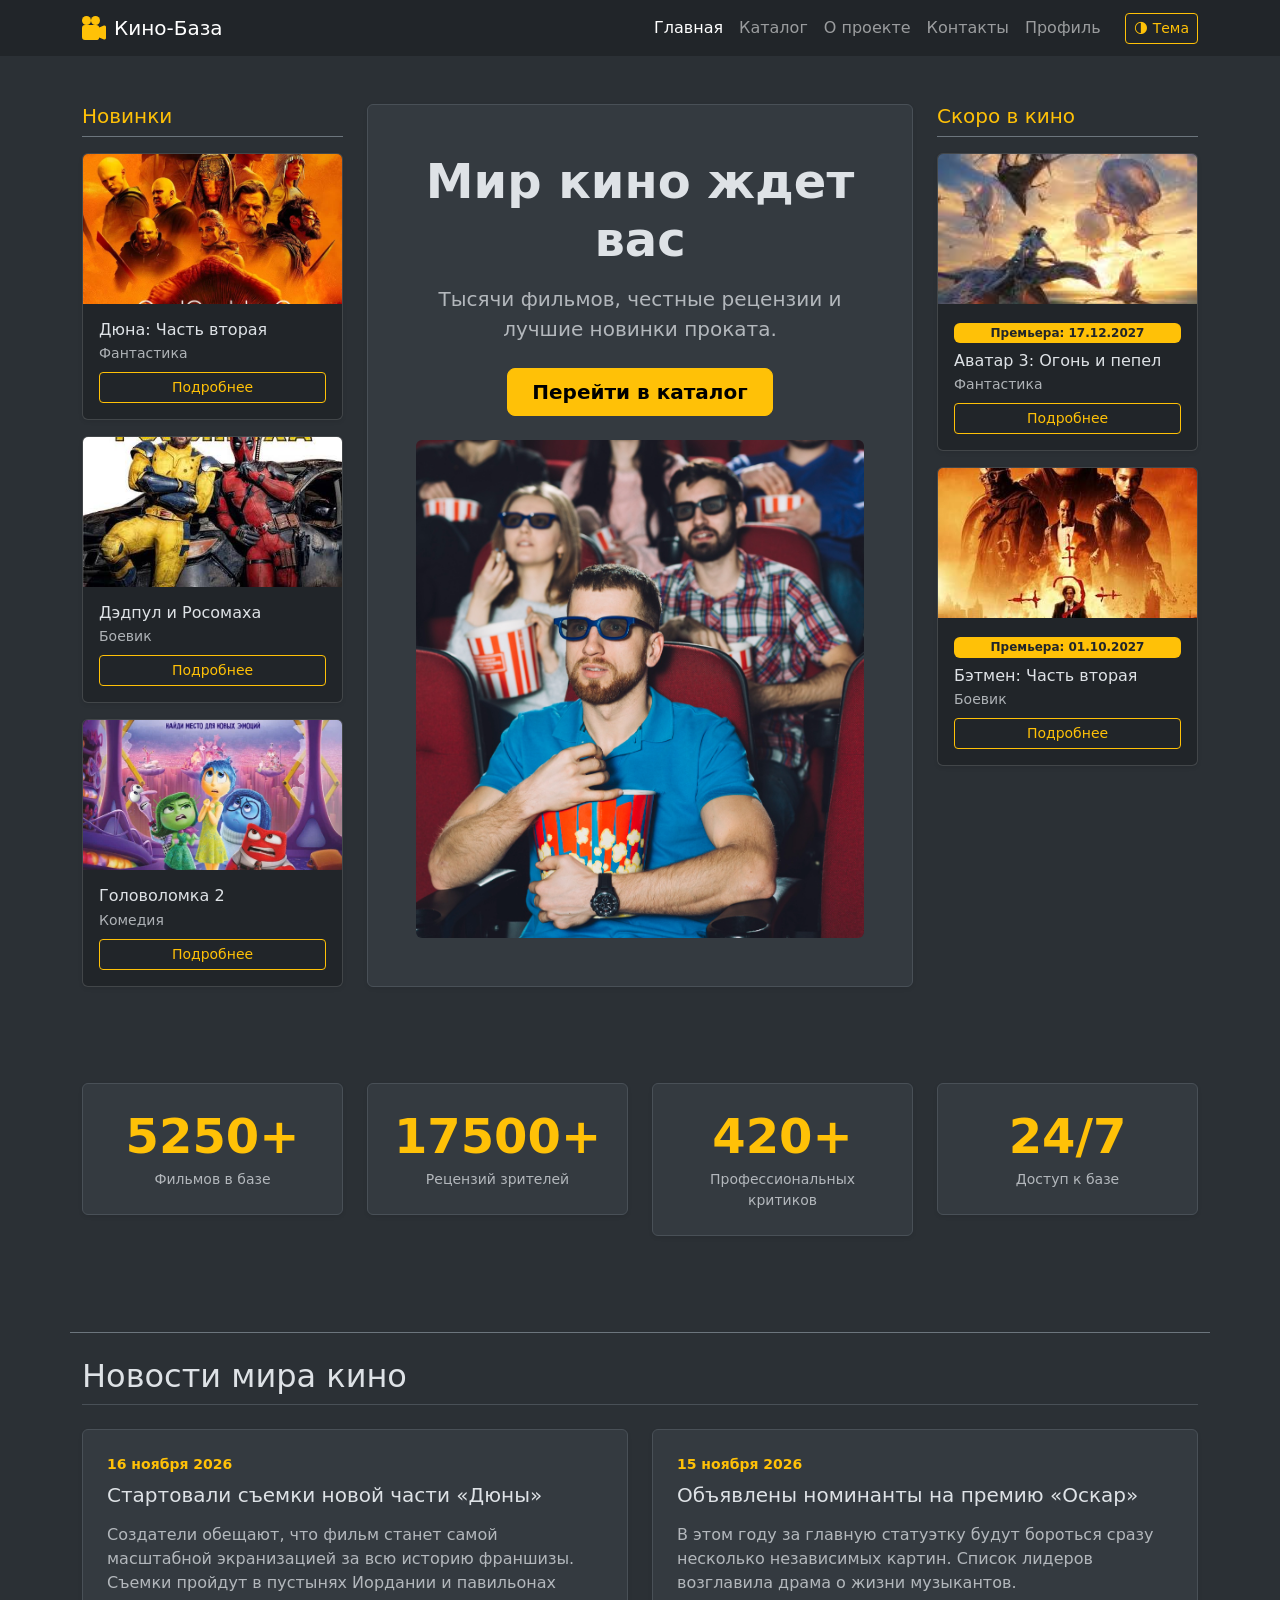
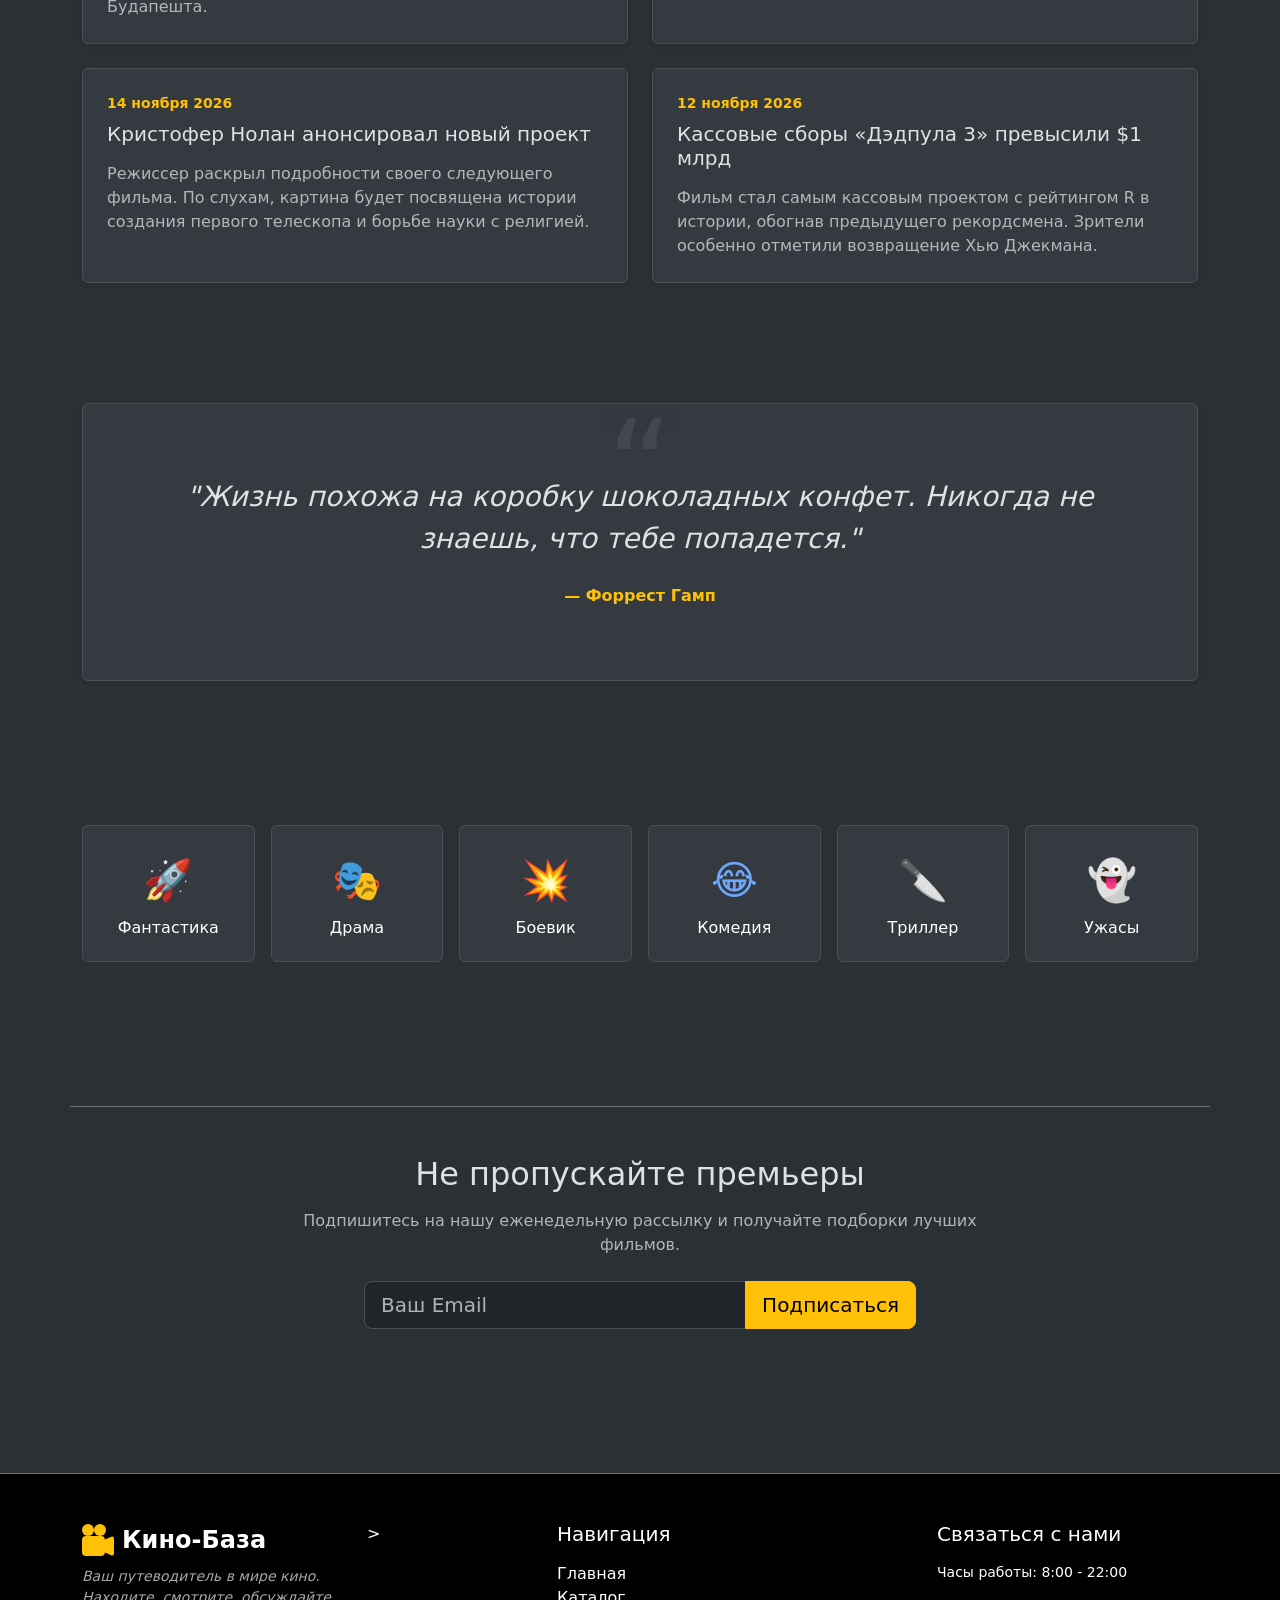
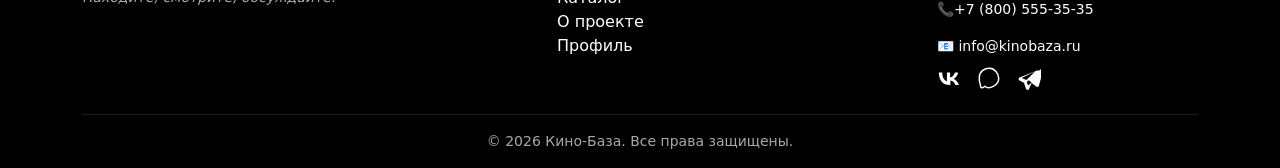
<file: index.html>
<!DOCTYPE html>
<html lang="ru" data-bs-theme="dark">
<head>
    <meta charset="UTF-8">
    <meta name="viewport" content="width=device-width, initial-scale=1.0">
    <title>Главная – Кино-База</title>
    <link rel="stylesheet" href="vendor/bootstrap/css/bootstrap.min.css">
    <link rel="stylesheet" href="css/custom.css">
</head>
<body class="bg-body-tertiary">

    <!-- Главный блок -->
    <section class="container my-5">
        <div class="row g-4 align-items-stretch">
            
            <!-- ЛЕВАЯ КОЛОНКА: Новинки -->
            <div class="col-12 col-lg-3 order-2 order-lg-1">
                <h3 class="h5 text-warning mb-3 border-bottom border-secondary pb-2">Новинки</h3>
                <div class="d-flex flex-column gap-3" id="newMoviesLeft">
                    <!-- Сюда JS вставит карточки -->
                </div>
            </div>

            <!-- ЦЕНТР: Баннер с текстом сверху и картинкой снизу -->
            <div class="col-12 col-lg-6 order-1 order-lg-2">
                <div class="h-100 p-4 p-md-5 bg-body-secondary border rounded shadow-sm d-flex flex-column justify-content-between">
                    
                    <!-- ВЕРХНЯЯ ЧАСТЬ: Текст и кнопка -->
                    <div class="text-center mb-4">
                        <h1 class="display-5 fw-bold mb-3">Мир кино ждет вас</h1>
                        <p class="lead text-muted mb-4">Тысячи фильмов, честные рецензии и лучшие новинки проката.</p>
                        <a href="catalog.html" class="btn btn-warning btn-lg px-4 py-2 fw-bold">Перейти в каталог</a>
                    </div>
                    
                    <!-- НИЖНЯЯ ЧАСТЬ: Картинка -->
                    <div class="flex-grow-1 position-relative" style="min-height: 250px;">
                        <img src="images/hero-bg.jpg" class="position-absolute top-0 start-0 w-100 h-100 rounded" style="object-fit: cover;" alt="Кадр из фильма">
                    </div>

                </div>
            </div>

            <!-- ПРАВАЯ КОЛОНКА: Новинки -->
            <div class="col-12 col-lg-3 order-3">
                <h3 class="h5 text-warning mb-3 border-bottom border-secondary pb-2">Скоро в кино</h3>
                <div class="d-flex flex-column gap-3" id="newMoviesRight">
                    <!-- Сюда JS вставит карточки -->
                </div>
            </div>

        </div>
    </section>

    <!-- Блок статистики -->
    <section class="container my-5">
        <div class="row g-4 text-center">
            <div class="col-6 col-md-3">
                <div class="p-4 bg-body-secondary border rounded shadow-sm">
                    <h3 class="display-5 fw-bold text-warning mb-1">
                        <span class="counter" data-target="15000">0</span>+
                    </h3>
                    <p class="text-muted mb-0 small">Фильмов в базе</p>
                </div>
            </div>
            <div class="col-6 col-md-3">
                <div class="p-4 bg-body-secondary border rounded shadow-sm">
                    <h3 class="display-5 fw-bold text-warning mb-1">
                        <span class="counter" data-target="50000">0</span>+
                    </h3>
                    <p class="text-muted mb-0 small">Рецензий зрителей</p>
                </div>
            </div>
            <div class="col-6 col-md-3">
                <div class="p-4 bg-body-secondary border rounded shadow-sm">
                    <h3 class="display-5 fw-bold text-warning mb-1">
                        <span class="counter" data-target="1200">0</span>+
                    </h3>
                    <p class="text-muted mb-0 small">Профессиональных критиков</p>
                </div>
            </div>
            <div class="col-6 col-md-3">
                <div class="p-4 bg-body-secondary border rounded shadow-sm">
                    <h3 class="display-5 fw-bold text-warning mb-1">
                        <span class="counter" data-target="24">0</span>/7
                    </h3>
                    <p class="text-muted mb-0 small">Доступ к базе</p>
                </div>
            </div>
        </div>
    </section>

    <!-- Блок Новости -->
    <section class="container my-5 py-4 border-top border-secondary">
        <h2 class="mb-4 border-bottom pb-2">Новости мира кино</h2>
        
        <div class="row g-4">
            <!-- Новость 1 -->
            <div class="col-md-6">
                <div class="p-4 bg-body-secondary border rounded h-100 shadow-sm">
                    <p class="text-warning small mb-2 fw-bold">16 ноября 2026</p>
                    <h5 class="mb-3">Стартовали съемки новой части «Дюны»</h5>
                    <p class="text-muted mb-0">Создатели обещают, что фильм станет самой масштабной экранизацией за всю историю франшизы. Съемки пройдут в пустынях Иордании и павильонах Будапешта.</p>
                </div>
            </div>
            
            <!-- Новость 2 -->
            <div class="col-md-6">
                <div class="p-4 bg-body-secondary border rounded h-100 shadow-sm">
                    <p class="text-warning small mb-2 fw-bold">15 ноября 2026</p>
                    <h5 class="mb-3">Объявлены номинанты на премию «Оскар»</h5>
                    <p class="text-muted mb-0">В этом году за главную статуэтку будут бороться сразу несколько независимых картин. Список лидеров возглавила драма о жизни музыкантов.</p>
                </div>
            </div>

            <!-- НОВАЯ Новость 3 -->
            <div class="col-md-6">
                <div class="p-4 bg-body-secondary border rounded h-100 shadow-sm">
                    <p class="text-warning small mb-2 fw-bold">14 ноября 2026</p>
                    <h5 class="mb-3">Кристофер Нолан анонсировал новый проект</h5>
                    <p class="text-muted mb-0">Режиссер раскрыл подробности своего следующего фильма. По слухам, картина будет посвящена истории создания первого телескопа и борьбе науки с религией.</p>
                </div>
            </div>

            <!-- НОВАЯ Новость 4 -->
            <div class="col-md-6">
                <div class="p-4 bg-body-secondary border rounded h-100 shadow-sm">
                    <p class="text-warning small mb-2 fw-bold">12 ноября 2026</p>
                    <h5 class="mb-3">Кассовые сборы «Дэдпула 3» превысили $1 млрд</h5>
                    <p class="text-muted mb-0">Фильм стал самым кассовым проектом с рейтингом R в истории, обогнав предыдущего рекордсмена. Зрители особенно отметили возвращение Хью Джекмана.</p>
                </div>
            </div>
        </div>
    </section>

    <!-- Цитата -->
    <section class="container my-5">
        <div class="p-5 bg-body-secondary border rounded shadow-sm text-center position-relative overflow-hidden">
            <div class="position-absolute top-0 start-50 translate-middle-x display-1 text-secondary opacity-25" style="font-size: 8rem; line-height: 1;">&ldquo;</div>
            <div class="position-relative z-index-1 py-4">
                <p class="fs-3 fst-italic fw-light mb-4">"Жизнь похожа на коробку шоколадных конфет. Никогда не знаешь, что тебе попадется."</p>
                <p class="mb-0 text-warning fw-bold">— Форрест Гамп</p>
            </div>
        </div>
    </section>

    <!-- Блок жанров -->
    <section class="container my-5 py-5 border-secondary">
    <div class="row g-3">
        <div class="col-6 col-md-4 col-lg-2">
            <a href="catalog.html" class="text-decoration-none">
                <div class="p-4 bg-body-secondary border rounded text-center hover-effect h-100">
                    <div class="fs-1 mb-2">🚀</div>
                    <h4 class="h6 text-white mb-0">Фантастика</h4>
                </div>
            </a>
        </div>
        <div class="col-6 col-md-4 col-lg-2">
            <a href="catalog.html" class="text-decoration-none">
                <div class="p-4 bg-body-secondary border rounded text-center hover-effect h-100">
                    <div class="fs-1 mb-2">🎭</div>
                    <h4 class="h6 text-white mb-0">Драма</h4>
                </div>
            </a>
        </div>
        <div class="col-6 col-md-4 col-lg-2">
            <a href="catalog.html" class="text-decoration-none">
                <div class="p-4 bg-body-secondary border rounded text-center hover-effect h-100">
                    <div class="fs-1 mb-2">💥</div>
                    <h4 class="h6 text-white mb-0">Боевик</h4>
                </div>
            </a>
        </div>
        <div class="col-6 col-md-4 col-lg-2">
            <a href="catalog.html" class="text-decoration-none">
                <div class="p-4 bg-body-secondary border rounded text-center hover-effect h-100">
                    <div class="fs-1 mb-2">😂</div>
                    <h4 class="h6 text-white mb-0">Комедия</h4>
                </div>
            </a>
        </div>
        <div class="col-6 col-md-4 col-lg-2">
            <a href="catalog.html" class="text-decoration-none">
                <div class="p-4 bg-body-secondary border rounded text-center hover-effect h-100">
                    <div class="fs-1 mb-2">🔪</div>
                    <h4 class="h6 text-white mb-0">Триллер</h4>
                </div>
            </a>
        </div>
        <div class="col-6 col-md-4 col-lg-2">
            <a href="catalog.html" class="text-decoration-none">
                <div class="p-4 bg-body-secondary border rounded text-center hover-effect h-100">
                    <div class="fs-1 mb-2">👻</div>
                    <h4 class="h6 text-white mb-0">Ужасы</h4>
                </div>
            </a>
        </div>
    </div>
    </section>

    <!-- Подписка -->
    <section class="container my-5 py-5 border-top border-secondary">
        <div class="row justify-content-center">
            <div class="col-md-8 text-center">
                <h2 class="mb-3">Не пропускайте премьеры</h2>
                <p class="text-muted mb-4">Подпишитесь на нашу еженедельную рассылку и получайте подборки лучших фильмов.</p>
                <form class="input-group input-group-lg w-75 mx-auto">
                    <input type="email" class="form-control" placeholder="Ваш Email" required>
                    <button class="btn btn-warning" type="submit">Подписаться</button>
                </form>
            </div>
        </div>
    </section>


    <!-- Кнопка "Наверх" -->
    <button id="scrollTopBtn" class="btn btn-warning rounded-circle shadow" title="Наверх">
        <svg xmlns="http://www.w3.org/2000/svg" width="28" height="28" fill="currentColor" viewBox="0 0 16 16">
            <path fill-rule="evenodd" d="M7.646 2.646a.5.5 0 0 1 .708 0l6 6a.5.5 0 0 1-.708.708L8 3.707 2.354 9.354a.5.5 0 1 1-.708-.708l6-6z"/>
            <path fill-rule="evenodd" d="M7.646 6.646a.5.5 0 0 1 .708 0l6 6a.5.5 0 0 1-.708.708L8 7.707l-5.646 5.647a.5.5 0 0 1-.708-.708l6-6z"/>
        </svg>
    </button>

    <script src="vendor/bootstrap/js/bootstrap.bundle.min.js"></script>
    <script src="js/data.js"></script>
    <script src="js/layout.js"></script>
    <script src="js/main.js"></script>
    <script src="js/counter.js"></script>
    <script src="js/scroll.js"></script> 
</body>
</html>
</file>
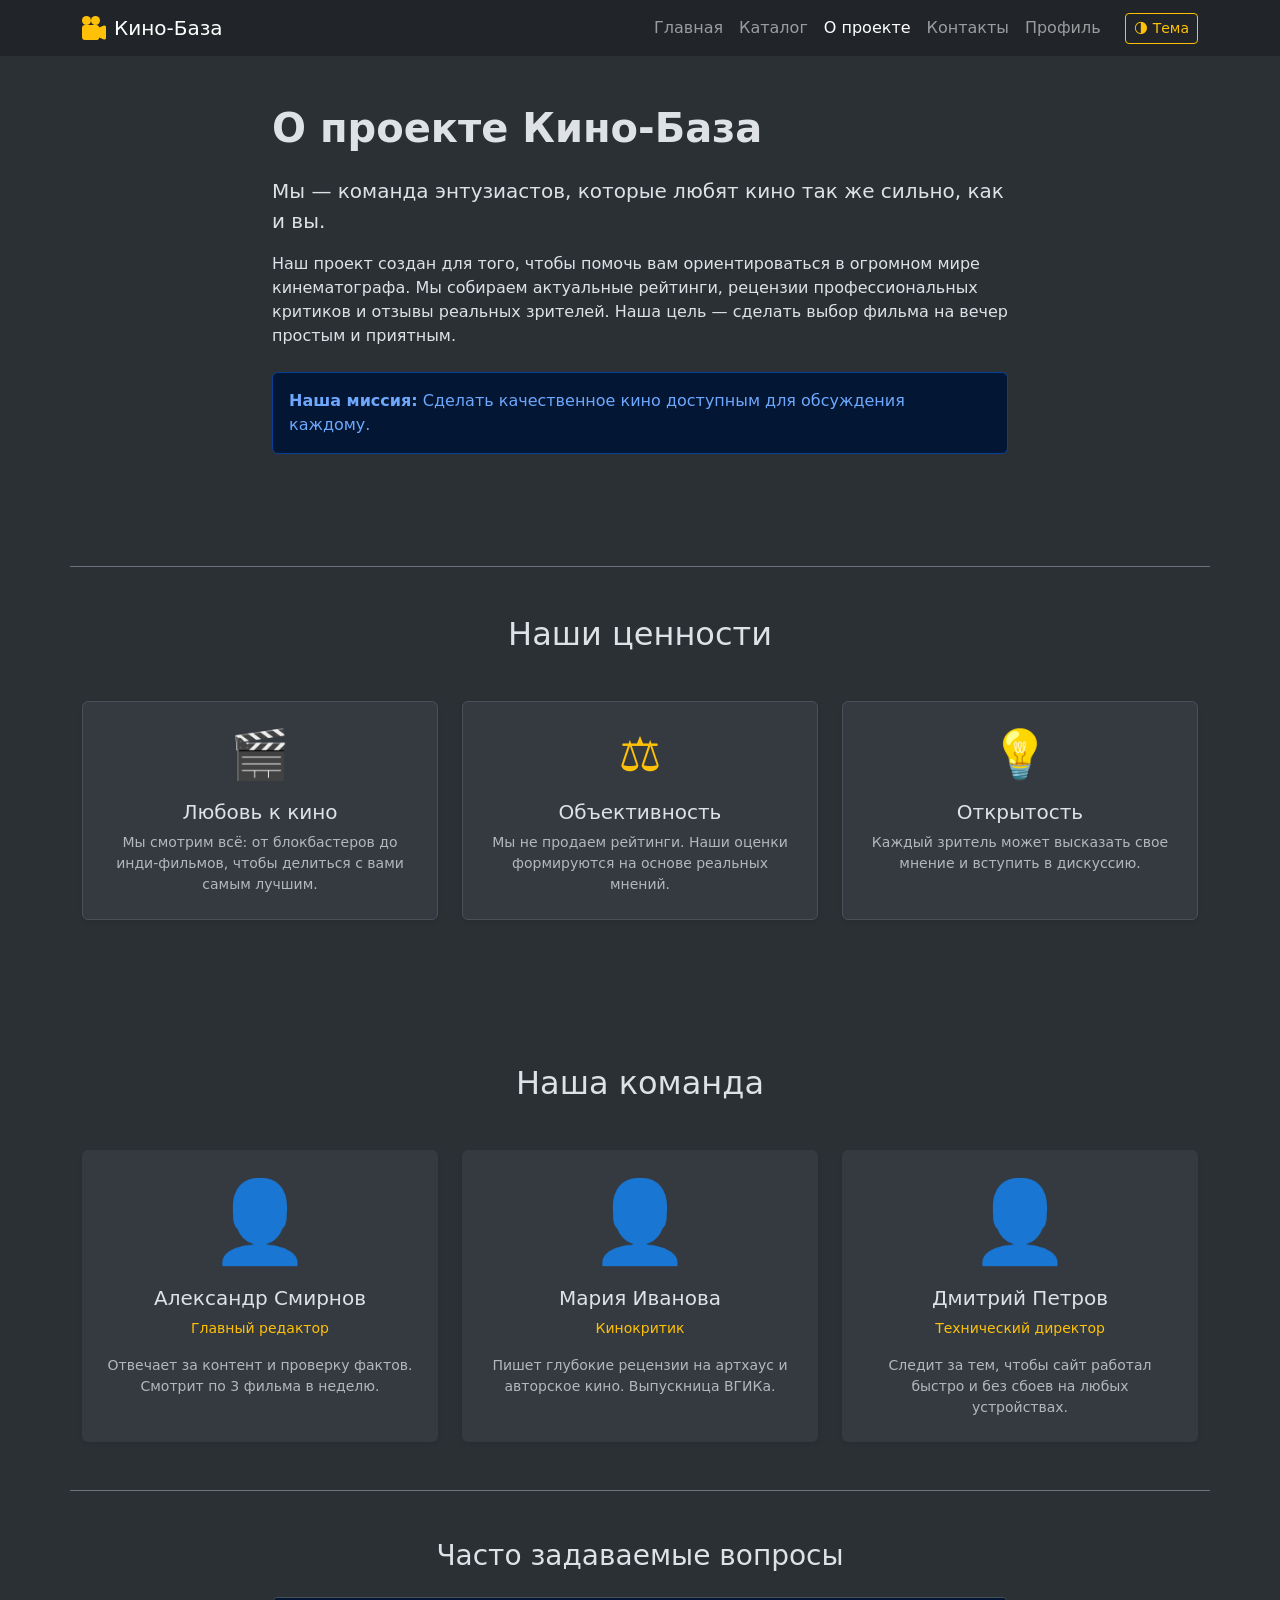
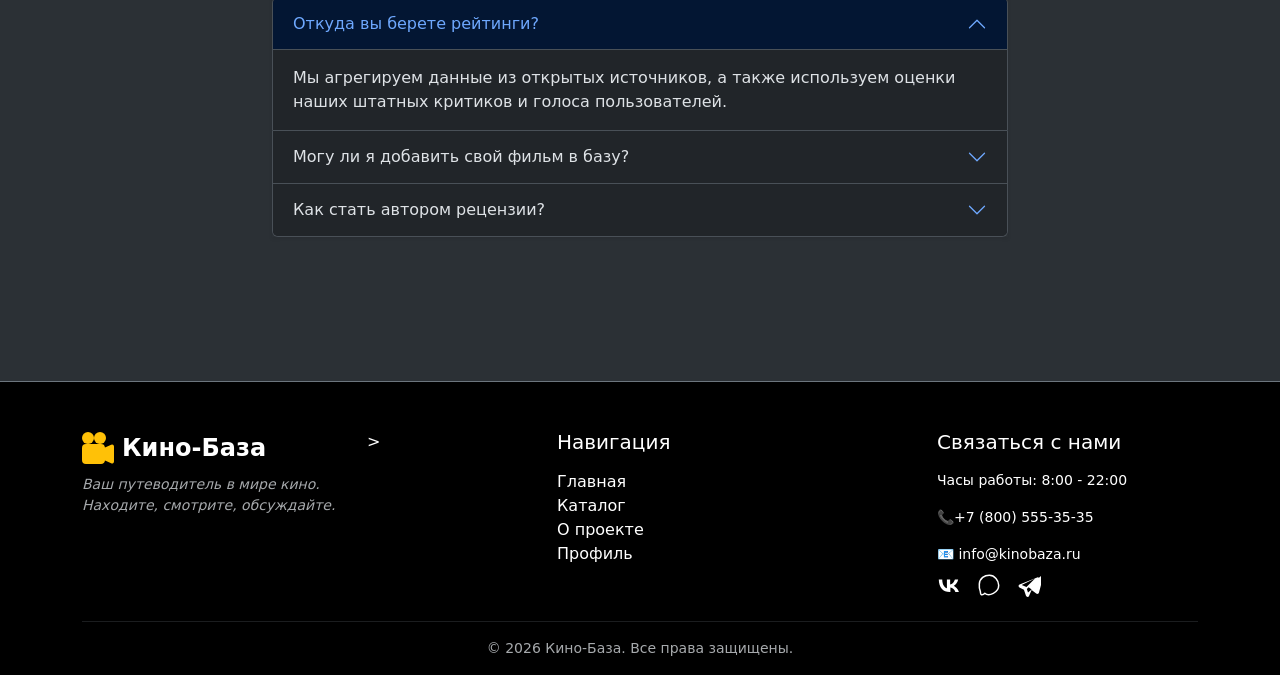
<file: about.html>
<!DOCTYPE html>
<html lang="ru" data-bs-theme="dark">
<head>
    <meta charset="UTF-8">
    <meta name="viewport" content="width=device-width, initial-scale=1.0">
    <title>О проекте – Кино-База</title>
    <link rel="stylesheet" href="vendor/bootstrap/css/bootstrap.min.css">
    <link rel="stylesheet" href="css/custom.css">
</head>
<body class="bg-body-tertiary">

    <!-- 1 ЭКРАН: Информация -->
    <main class="container my-5">
        <div class="row justify-content-center">
            <div class="col-lg-8">
                <h1 class="display-6 fw-bold mb-4">О проекте Кино-База</h1>
                <p class="lead">Мы — команда энтузиастов, которые любят кино так же сильно, как и вы.</p>
                <p>Наш проект создан для того, чтобы помочь вам ориентироваться в огромном мире кинематографа. Мы собираем актуальные рейтинги, рецензии профессиональных критиков и отзывы реальных зрителей. Наша цель — сделать выбор фильма на вечер простым и приятным.</p>
                <div class="alert alert-primary mt-4" role="alert">
                    <strong>Наша миссия:</strong> Сделать качественное кино доступным для обсуждения каждому.
                </div>
            </div>
        </div>
    </main>

    <!-- 2 ЭКРАН: Наши ценности (НОВЫЙ БЛОК) -->
    <section class="container my-5 py-5 border-top border-secondary">
        <h2 class="text-center mb-5">Наши ценности</h2>
        <div class="row g-4 text-center">
            <div class="col-md-4">
                <div class="p-4 bg-body-secondary border rounded shadow-sm h-100">
                    <div class="display-5 text-warning mb-3">🎬</div>
                    <h3 class="h5">Любовь к кино</h3>
                    <p class="text-muted small mb-0">Мы смотрим всё: от блокбастеров до инди-фильмов, чтобы делиться с вами самым лучшим.</p>
                </div>
            </div>
            <div class="col-md-4">
                <div class="p-4 bg-body-secondary border rounded shadow-sm h-100">
                    <div class="display-5 text-warning mb-3">⚖️</div>
                    <h3 class="h5">Объективность</h3>
                    <p class="text-muted small mb-0">Мы не продаем рейтинги. Наши оценки формируются на основе реальных мнений.</p>
                </div>
            </div>
            <div class="col-md-4">
                <div class="p-4 bg-body-secondary border rounded shadow-sm h-100">
                    <div class="display-5 text-warning mb-3">💡</div>
                    <h3 class="h5">Открытость</h3>
                    <p class="text-muted small mb-0">Каждый зритель может высказать свое мнение и вступить в дискуссию.</p>
                </div>
            </div>
        </div>
    </section>

    <!-- 3 ЭКРАН: Наша команда (НОВЫЙ БЛОК) -->
    <section class="container my-5">
        <h2 class="text-center mb-5">Наша команда</h2>
        <div class="row g-4 justify-content-center">
            <div class="col-12 col-md-4">
                <div class="card h-100 shadow-sm border-0 bg-body-secondary text-center">
                    <div class="card-body p-4">
                        <div class="display-1 text-secondary mb-3">👤</div>
                        <h3 class="h5 card-title">Александр Смирнов</h3>
                        <p class="text-warning small mb-3">Главный редактор</p>
                        <p class="card-text text-muted small">Отвечает за контент и проверку фактов. Смотрит по 3 фильма в неделю.</p>
                    </div>
                </div>
            </div>
            <div class="col-12 col-md-4">
                <div class="card h-100 shadow-sm border-0 bg-body-secondary text-center">
                    <div class="card-body p-4">
                        <div class="display-1 text-secondary mb-3">👤</div>
                        <h3 class="h5 card-title">Мария Иванова</h3>
                        <p class="text-warning small mb-3">Кинокритик</p>
                        <p class="card-text text-muted small">Пишет глубокие рецензии на артхаус и авторское кино. Выпускница ВГИКа.</p>
                    </div>
                </div>
            </div>
            <div class="col-12 col-md-4">
                <div class="card h-100 shadow-sm border-0 bg-body-secondary text-center">
                    <div class="card-body p-4">
                        <div class="display-1 text-secondary mb-3">👤</div>
                        <h3 class="h5 card-title">Дмитрий Петров</h3>
                        <p class="text-warning small mb-3">Технический директор</p>
                        <p class="card-text text-muted small">Следит за тем, чтобы сайт работал быстро и без сбоев на любых устройствах.</p>
                    </div>
                </div>
            </div>
        </div>
    </section>

    <!-- 4 ЭКРАН: FAQ (Accordion) -->
    <section class="container mb-5 py-5 border-top border-secondary">
        <h2 class="h3 mb-4 text-center">Часто задаваемые вопросы</h2>
        <div class="row justify-content-center">
            <div class="col-lg-8">
                <div class="accordion shadow-sm" id="faqAccordion">
                    <div class="accordion-item">
                        <h3 class="accordion-header">
                            <button class="accordion-button" type="button" data-bs-toggle="collapse" data-bs-target="#collapseOne" aria-expanded="true">
                                Откуда вы берете рейтинги?
                            </button>
                        </h3>
                        <div id="collapseOne" class="accordion-collapse collapse show" data-bs-parent="#faqAccordion">
                            <div class="accordion-body">
                                Мы агрегируем данные из открытых источников, а также используем оценки наших штатных критиков и голоса пользователей.
                            </div>
                        </div>
                    </div>
                    <div class="accordion-item">
                        <h3 class="accordion-header">
                            <button class="accordion-button collapsed" type="button" data-bs-toggle="collapse" data-bs-target="#collapseTwo">
                                Могу ли я добавить свой фильм в базу?
                            </button>
                        </h3>
                        <div id="collapseTwo" class="accordion-collapse collapse" data-bs-parent="#faqAccordion">
                            <div class="accordion-body">
                                Пока база данных ведется администраторами, но в будущем мы планируем открыть возможность добавления фильмов для зарегистрированных пользователей.
                            </div>
                        </div>
                    </div>
                    <div class="accordion-item">
                        <h3 class="accordion-header">
                            <button class="accordion-button collapsed" type="button" data-bs-toggle="collapse" data-bs-target="#collapseThree">
                                Как стать автором рецензии?
                            </button>
                        </h3>
                        <div id="collapseThree" class="accordion-collapse collapse" data-bs-parent="#faqAccordion">
                            <div class="accordion-body">
                                Вы можете писать отзывы в разделе «Зрители» на странице любого фильма. Для публикации в разделе «Критики» необходимо отправить заявку на нашу почту.
                            </div>
                        </div>
                    </div>
                </div>
            </div>
        </div>
    </section>

    <!-- Кнопка "Наверх" -->
    <button id="scrollTopBtn" class="btn btn-warning rounded-circle shadow" title="Наверх">
        <svg xmlns="http://www.w3.org/2000/svg" width="28" height="28" fill="currentColor" viewBox="0 0 16 16">
            <path fill-rule="evenodd" d="M7.646 2.646a.5.5 0 0 1 .708 0l6 6a.5.5 0 0 1-.708.708L8 3.707 2.354 9.354a.5.5 0 1 1-.708-.708l6-6z"/>
            <path fill-rule="evenodd" d="M7.646 6.646a.5.5 0 0 1 .708 0l6 6a.5.5 0 0 1-.708.708L8 7.707l-5.646 5.647a.5.5 0 0 1-.708-.708l6-6z"/>
        </svg>
    </button>

    <script src="vendor/bootstrap/js/bootstrap.bundle.min.js"></script>
    <script src="js/layout.js"></script>
    <script src="js/scroll.js"></script> 
</body>
</html>
</file>
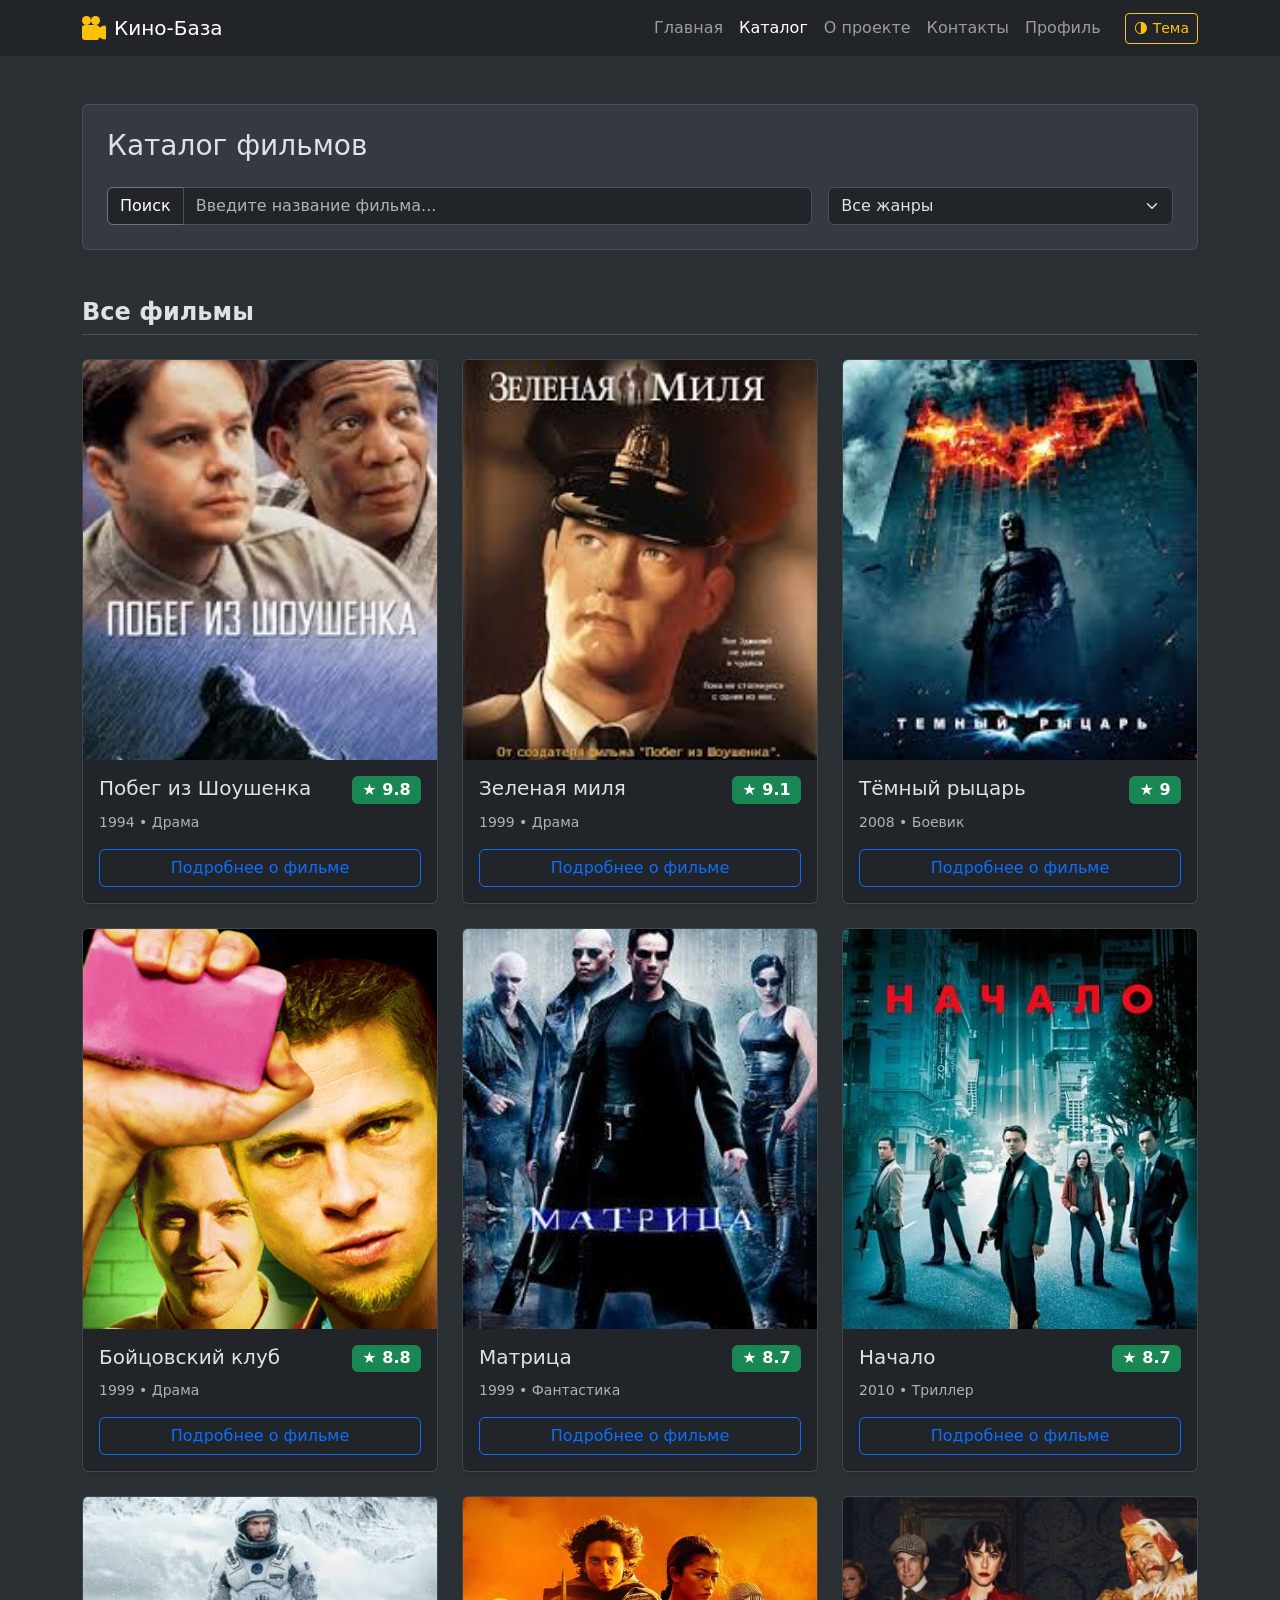
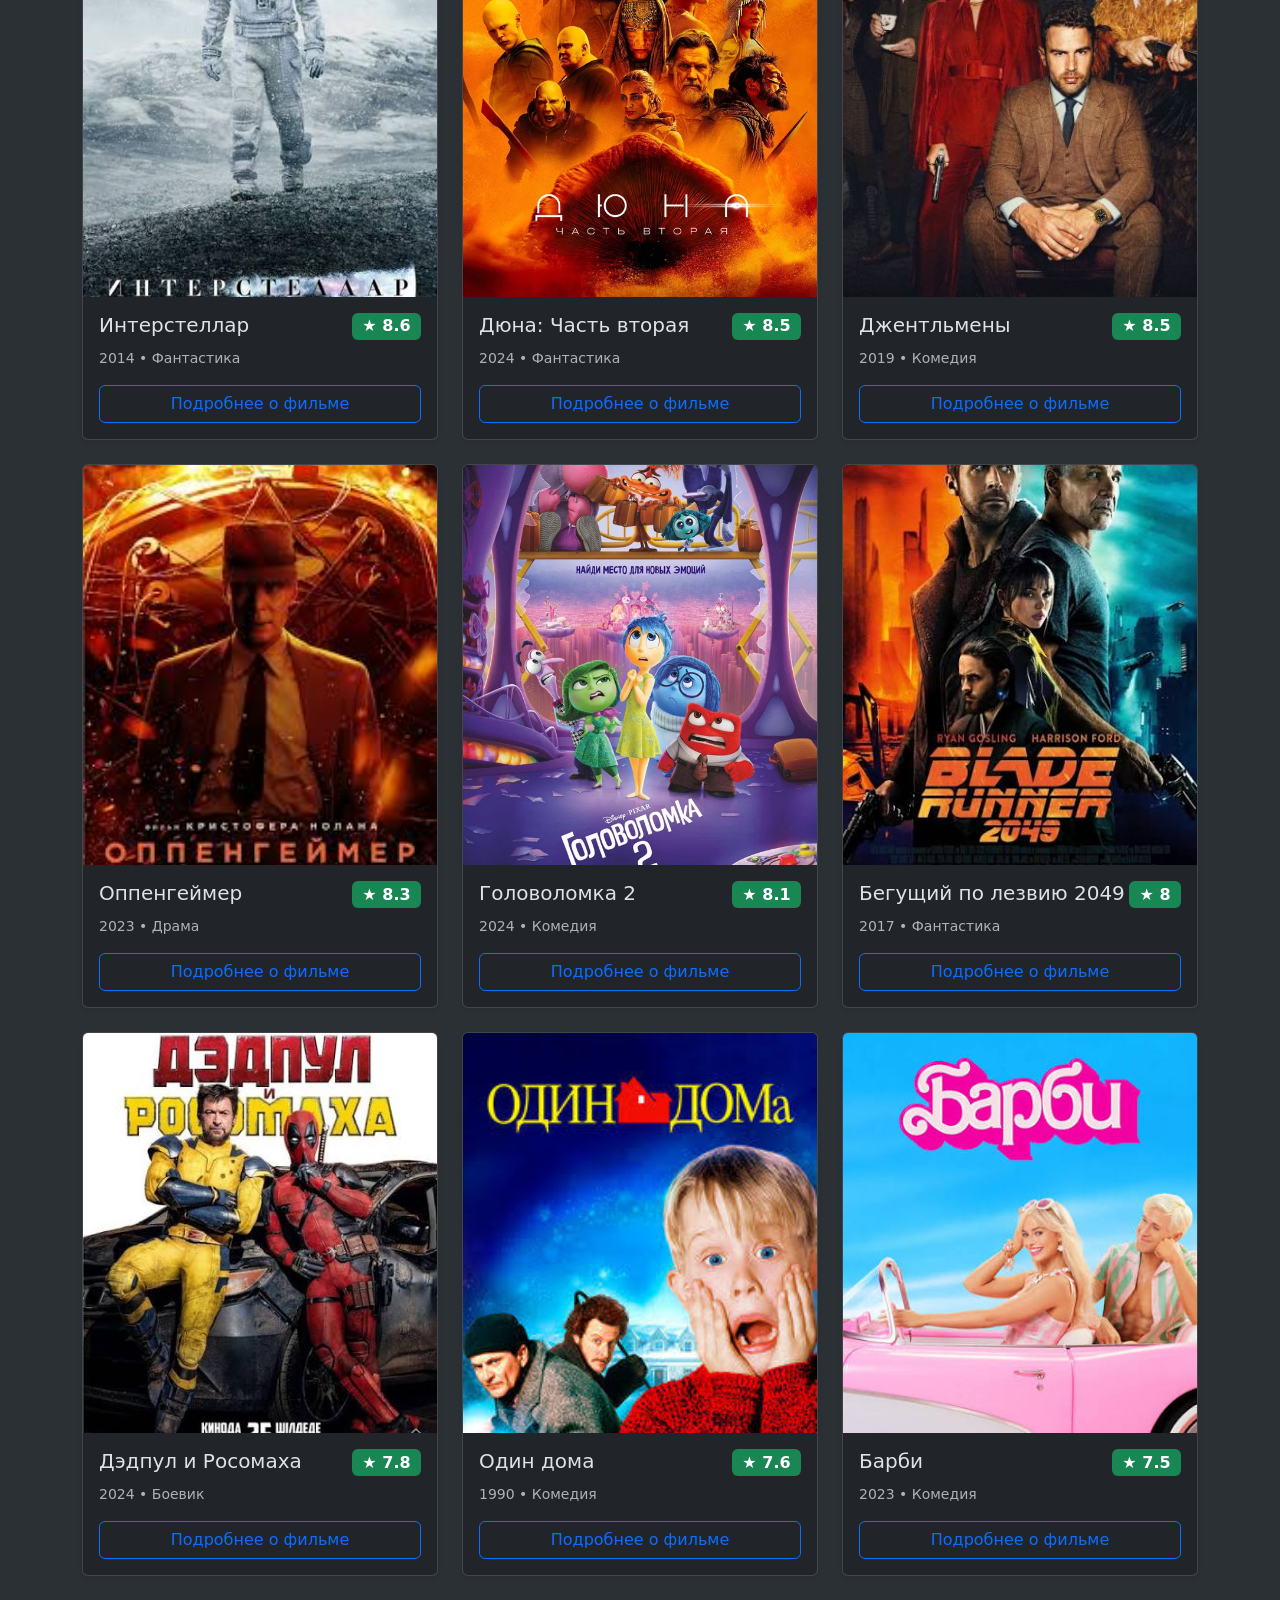
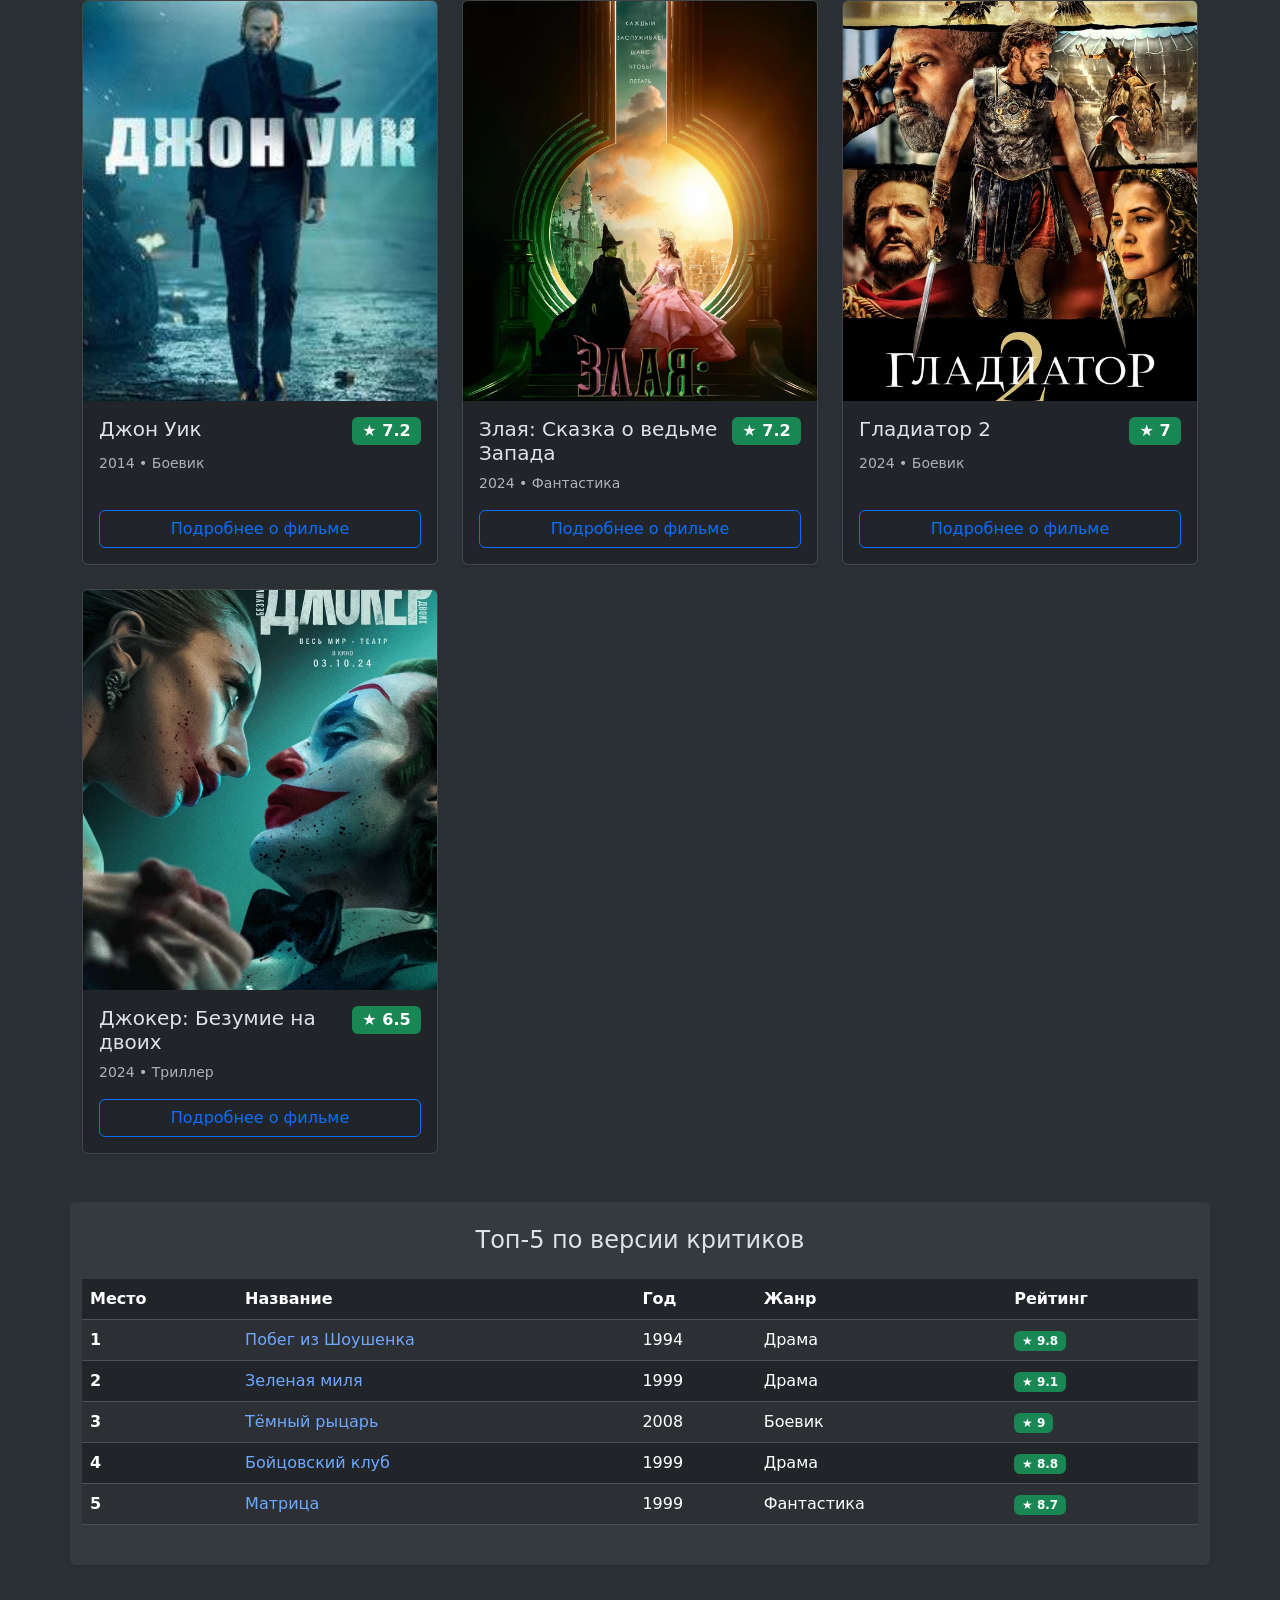
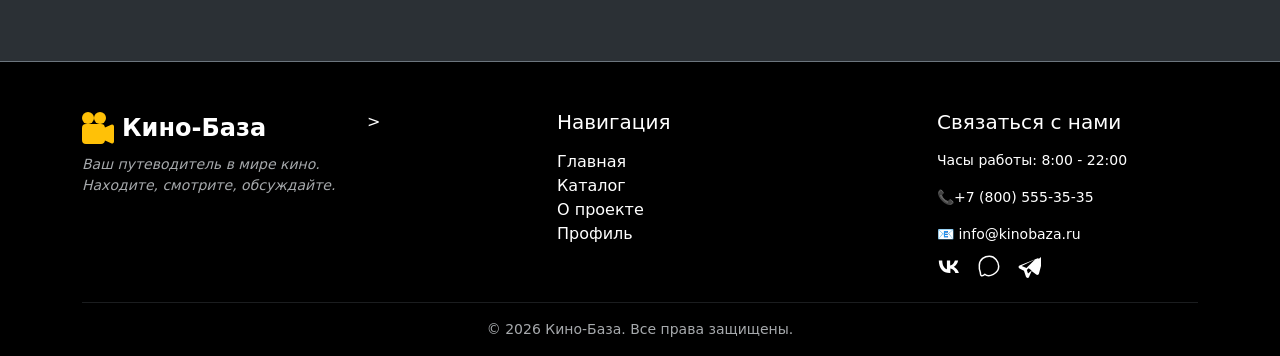
<file: catalog.html>
<!DOCTYPE html>
<html lang="ru" data-bs-theme="dark">
<head>
    <meta charset="UTF-8">
    <meta name="viewport" content="width=device-width, initial-scale=1.0">
    <title>Каталог фильмов – Кино-База</title>
    <link rel="stylesheet" href="vendor/bootstrap/css/bootstrap.min.css">
    <link rel="stylesheet" href="css/custom.css">
</head>
<body class="bg-body-tertiary">

    <!-- 1 ЭКРАН: Поиск и Фильтры -->
    <section class="container my-5">
        <div class="p-4 bg-body-secondary border rounded shadow-sm">
            <h1 class="h3 mb-4">Каталог фильмов</h1>
            <div class="row align-items-center g-3">
                <div class="col-12 col-lg-8">
                    <div class="input-group">
                        <span class="input-group-text bg-dark border-secondary text-white">Поиск</span>
                        <input type="text" id="searchInput" class="form-control" placeholder="Введите название фильма...">
                    </div>
                </div>
                <div class="col-12 col-lg-4">
                    <select id="genreFilter" class="form-select">
                        <option value="all">Все жанры</option>
                        <option value="Фантастика">Фантастика</option>
                        <option value="Драма">Драма</option>
                        <option value="Боевик">Боевик</option>
                        <option value="Триллер">Триллер</option>
                        <option value="Комедия">Комедия</option>
                    </select>
                </div>
            </div>
        </div>
    </section>

    <!-- 2 ЭКРАН: Популярные фильмы (Карточки) -->
    <section class="container mb-5">
        <h2 class="h4 mb-4 fw-bold border-bottom pb-2">Все фильмы</h2>
        <div class="row g-4" id="popularMoviesContainer">
            <!-- Сюда JS вставит карточки -->
        </div>
    </section>

    <!-- 3 ЭКРАН: Топ-5 по версии критиков (Таблица) -->
    <section class="container mb-5 py-4 bg-body-secondary rounded shadow-sm">
        <h2 class="h4 mb-4 text-center">Топ-5 по версии критиков</h2>
        <div class="table-responsive">
            <table class="table table-striped table-hover align-middle">
                <thead class="table-dark">
                    <tr>
                        <th>Место</th>
                        <th>Название</th>
                        <th>Год</th>
                        <th>Жанр</th>
                        <th>Рейтинг</th>
                    </tr>
                </thead>
                <tbody id="topMoviesTable">
                    <!-- Сюда JS вставит строки -->
                </tbody>
            </table>
        </div>
    </section>

    <!-- Кнопка "Наверх" -->
    <button id="scrollTopBtn" class="btn btn-warning rounded-circle shadow" title="Наверх">
        <svg xmlns="http://www.w3.org/2000/svg" width="28" height="28" fill="currentColor" viewBox="0 0 16 16">
            <path fill-rule="evenodd" d="M7.646 2.646a.5.5 0 0 1 .708 0l6 6a.5.5 0 0 1-.708.708L8 3.707 2.354 9.354a.5.5 0 1 1-.708-.708l6-6z"/>
            <path fill-rule="evenodd" d="M7.646 6.646a.5.5 0 0 1 .708 0l6 6a.5.5 0 0 1-.708.708L8 7.707l-5.646 5.647a.5.5 0 0 1-.708-.708l6-6z"/>
        </svg>
    </button>

    <script src="vendor/bootstrap/js/bootstrap.bundle.min.js"></script>
    <script src="js/data.js"></script>
    <script src="js/layout.js"></script>
    <script src="js/catalog.js"></script> <!-- Отдельный скрипт для каталога -->
    <script src="js/scroll.js"></script> 
</body>
</html>
</file>
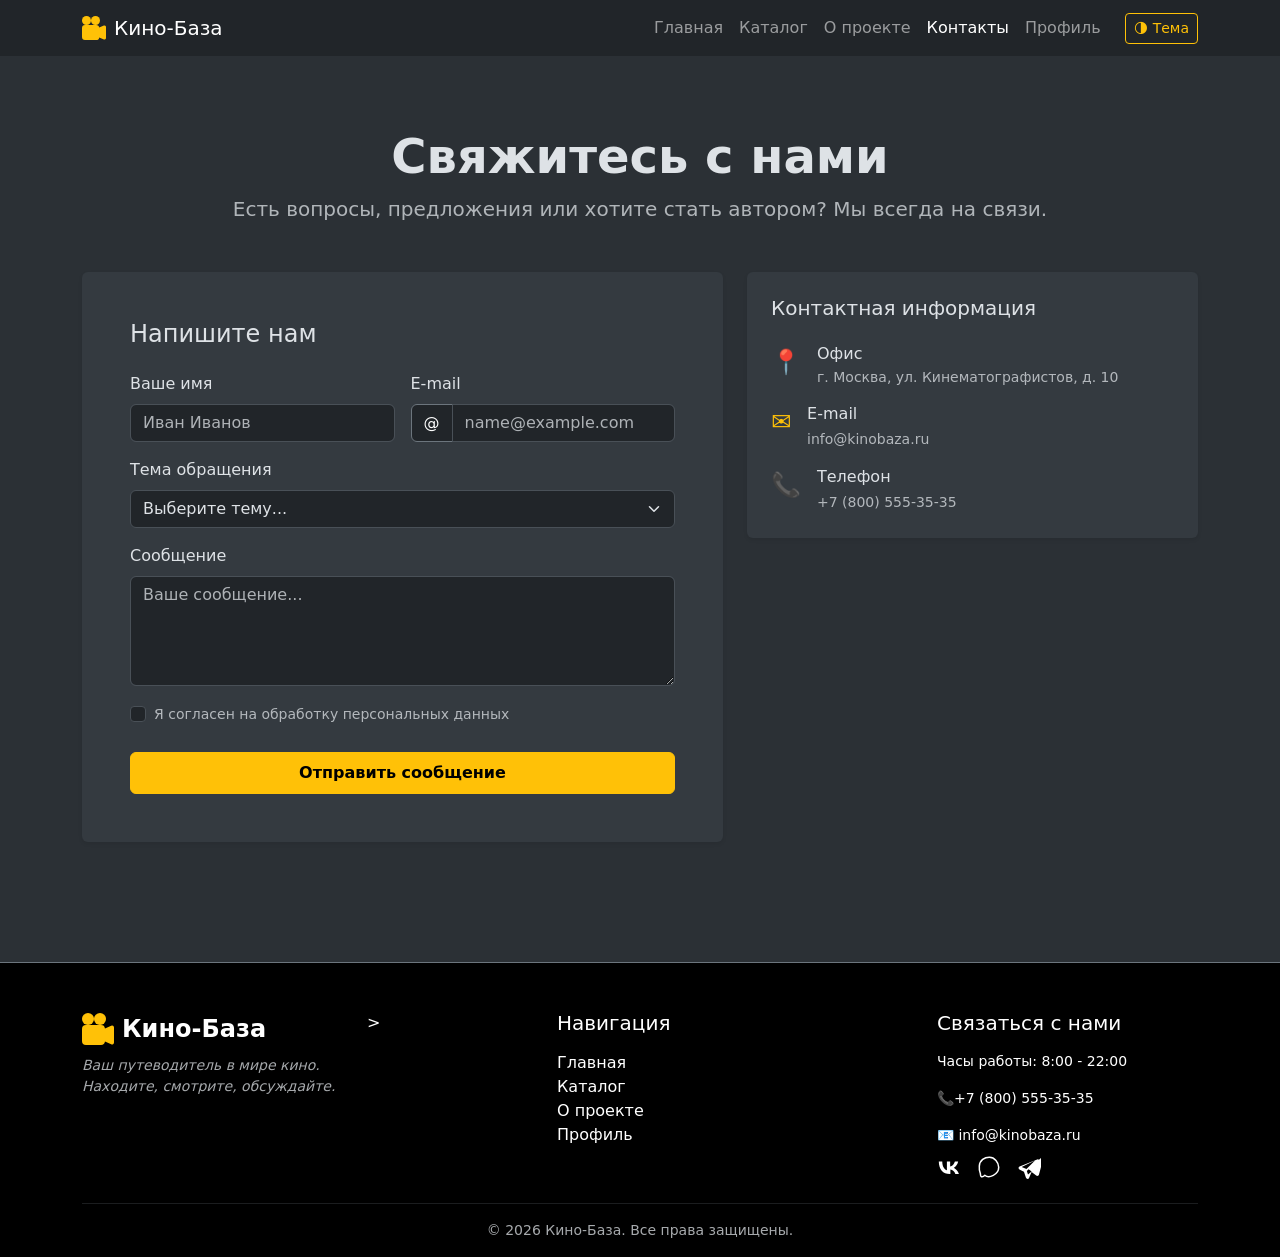
<file: contacts.html>
<!DOCTYPE html>
<html lang="ru" data-bs-theme="dark">
<head>
    <meta charset="UTF-8">
    <meta name="viewport" content="width=device-width, initial-scale=1.0">
    <title>Контакты – Кино-База</title>
    <link rel="stylesheet" href="vendor/bootstrap/css/bootstrap.min.css">
    <link rel="stylesheet" href="css/custom.css">
</head>
<body class="bg-body-tertiary">

    <main class="container my-5 py-4">
        <div class="text-center mb-5">
            <h1 class="display-5 fw-bold">Свяжитесь с нами</h1>
            <p class="lead text-muted">Есть вопросы, предложения или хотите стать автором? Мы всегда на связи.</p>
        </div>

        <div class="row g-4 justify-content-center">
            
            <!-- ЛЕВАЯ КОЛОНКА: Форма -->
            <div class="col-12 col-lg-7">
                <div class="card bg-body-secondary border-0 shadow-sm h-100">
                    <div class="card-body p-4 p-md-5">
                        <h2 class="h4 mb-4">Напишите нам</h2>
                        <form>
                            <div class="row g-3">
                                <div class="col-md-6">
                                    <label for="name" class="form-label">Ваше имя</label>
                                    <input type="text" class="form-control" id="name" placeholder="Иван Иванов" required>
                                </div>
                                <div class="col-md-6">
                                    <label for="email" class="form-label">E-mail</label>
                                    <div class="input-group">
                                        <span class="input-group-text bg-dark border-secondary text-white">@</span>
                                        <input type="email" class="form-control" id="email" placeholder="name@example.com" required>
                                    </div>
                                </div>
                                <div class="col-12">
                                    <label for="topic" class="form-label">Тема обращения</label>
                                    <select class="form-select" id="topic">
                                        <option selected>Выберите тему...</option>
                                        <option value="1">Предложение о сотрудничестве</option>
                                        <option value="2">Вопрос по работе сайта</option>
                                        <option value="3">Стать автором рецензии</option>
                                        <option value="4">Другое</option>
                                    </select>
                                </div>
                                <div class="col-12">
                                    <label for="message" class="form-label">Сообщение</label>
                                    <textarea class="form-control" id="message" rows="4" placeholder="Ваше сообщение..." required></textarea>
                                </div>
                                <div class="col-12">
                                    <div class="form-check">
                                        <input class="form-check-input" type="checkbox" id="agree" required>
                                        <label class="form-check-label small text-muted" for="agree">
                                            Я согласен на обработку персональных данных
                                        </label>
                                    </div>
                                </div>
                                <div class="col-12 mt-4">
                                    <button type="submit" class="btn btn-warning w-100 py-2 fw-bold">Отправить сообщение</button>
                                </div>
                            </div>
                        </form>
                    </div>
                </div>
            </div>

            <!-- ПРАВАЯ КОЛОНКА: Контакты -->
            <div class="col-12 col-lg-5">
                <div class="d-flex flex-column gap-4 h-100">
                    
                    <!-- Блок с реквизитами -->
                    <div class="card bg-body-secondary border-0 shadow-sm p-4">
                        <h3 class="h5 mb-4">Контактная информация</h3>
                        
                        <div class="d-flex align-items-start mb-3">
                            <div class="fs-4 text-warning me-3">📍</div>
                            <div>
                                <h6 class="mb-1">Офис</h6>
                                <p class="text-muted small mb-0">г. Москва, ул. Кинематографистов, д. 10</p>
                            </div>
                        </div>

                        <div class="d-flex align-items-start mb-3">
                            <div class="fs-4 text-warning me-3">✉️</div>
                            <div>
                                <h6 class="mb-1">E-mail</h6>
                                <a href="mailto:info@kinobaza.ru" class="text-decoration-none text-muted small">info@kinobaza.ru</a>
                            </div>
                        </div>

                        <div class="d-flex align-items-start">
                            <div class="fs-4 text-warning me-3">📞</div>
                            <div>
                                <h6 class="mb-1">Телефон</h6>
                                <a href="tel:+78005553535" class="text-decoration-none text-muted small">+7 (800) 555-35-35</a>
                            </div>
                        </div>
                    </div>

                    <!-- Блок с графиком работы 
                    <div class="card bg-body-secondary border-0 shadow-sm p-4">
                        <h3 class="h5 mb-3">График работы</h3>
                        <ul class="list-unstyled mb-0 text-muted small">
                            <li class="d-flex justify-content-between mb-2 border-bottom border-secondary pb-2">
                                <span>Понедельник - Пятница</span>
                                <strong class="text-white">8:00 - 22:00</strong>
                            </li>
                            <li class="d-flex justify-content-between mb-2 border-bottom border-secondary pb-2">
                                <span>Суббота</span>
                                <strong class="text-white">12:00 - 17:00</strong>
                            </li>
                            <li class="d-flex justify-content-between">
                                <span>Воскресенье</span>
                                <strong class="text-warning">Выходной</strong>
                            </li>
                        </ul>
                    </div>-->

                </div>
            </div>

        </div>
    </main>

    <!-- Кнопка "Наверх" -->
    <button id="scrollTopBtn" class="btn btn-warning rounded-circle shadow" title="Наверх">
        <svg xmlns="http://www.w3.org/2000/svg" width="28" height="28" fill="currentColor" viewBox="0 0 16 16">
            <path fill-rule="evenodd" d="M7.646 2.646a.5.5 0 0 1 .708 0l6 6a.5.5 0 0 1-.708.708L8 3.707 2.354 9.354a.5.5 0 1 1-.708-.708l6-6z"/>
            <path fill-rule="evenodd" d="M7.646 6.646a.5.5 0 0 1 .708 0l6 6a.5.5 0 0 1-.708.708L8 7.707l-5.646 5.647a.5.5 0 0 1-.708-.708l6-6z"/>
        </svg>
    </button>

    <script src="vendor/bootstrap/js/bootstrap.bundle.min.js"></script>
    <script src="js/layout.js"></script>
    <script src="js/scroll.js"></script> 
</body>
</html>
</file>
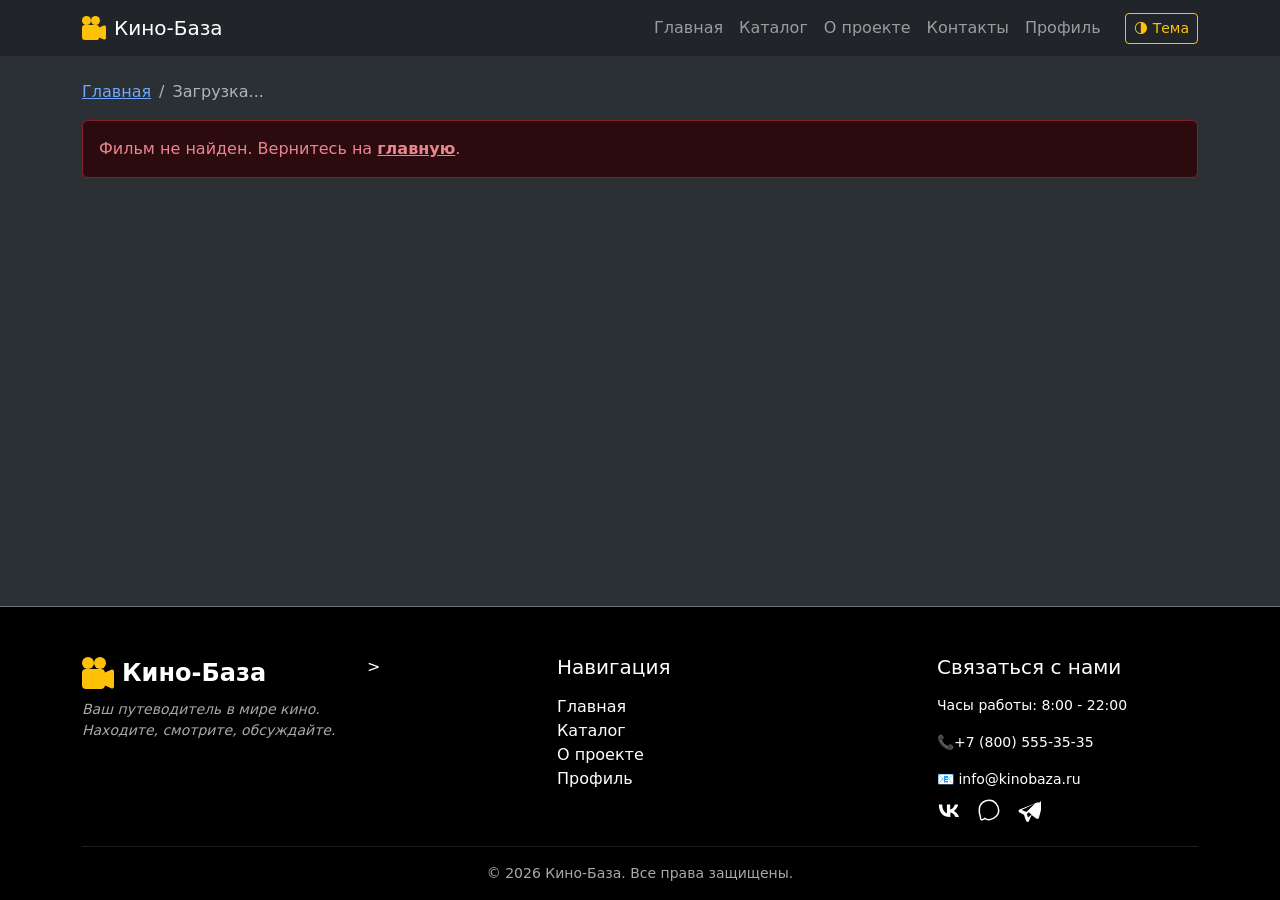
<file: movie.html>
<!DOCTYPE html>
<html lang="ru" data-bs-theme="dark">
<head>
    <meta charset="UTF-8">
    <meta name="viewport" content="width=device-width, initial-scale=1.0">
    <title>Информация о фильме – Кино-База</title>
    <link rel="stylesheet" href="vendor/bootstrap/css/bootstrap.min.css">
    <link rel="stylesheet" href="css/custom.css">
</head>
<body class="bg-body-tertiary">

    <div class="container mt-4">
        <nav aria-label="breadcrumb">
            <ol class="breadcrumb">
                <li class="breadcrumb-item"><a href="index.html">Главная</a></li>
                <li class="breadcrumb-item active" aria-current="page" id="breadcrumbTitle">Загрузка...</li>
            </ol>
        </nav>
    </div>

    <main class="container mb-5" id="movieDetails">
        <!-- Содержимое генерируется через JS -->
    </main>

    <!-- Кнопка "Наверх" -->
    <button id="scrollTopBtn" class="btn btn-warning rounded-circle shadow" title="Наверх">
        <svg xmlns="http://www.w3.org/2000/svg" width="28" height="28" fill="currentColor" viewBox="0 0 16 16">
            <path fill-rule="evenodd" d="M7.646 2.646a.5.5 0 0 1 .708 0l6 6a.5.5 0 0 1-.708.708L8 3.707 2.354 9.354a.5.5 0 1 1-.708-.708l6-6z"/>
            <path fill-rule="evenodd" d="M7.646 6.646a.5.5 0 0 1 .708 0l6 6a.5.5 0 0 1-.708.708L8 7.707l-5.646 5.647a.5.5 0 0 1-.708-.708l6-6z"/>
        </svg>
    </button>

    <script src="vendor/bootstrap/js/bootstrap.bundle.min.js"></script>
    <script src="js/data.js"></script>
    <script src="js/layout.js"></script>
    <script src="js/movie.js"></script>
    <script src="js/profile.js"></script>
    <script src="js/scroll.js"></script> 
</body>
</html>
</file>
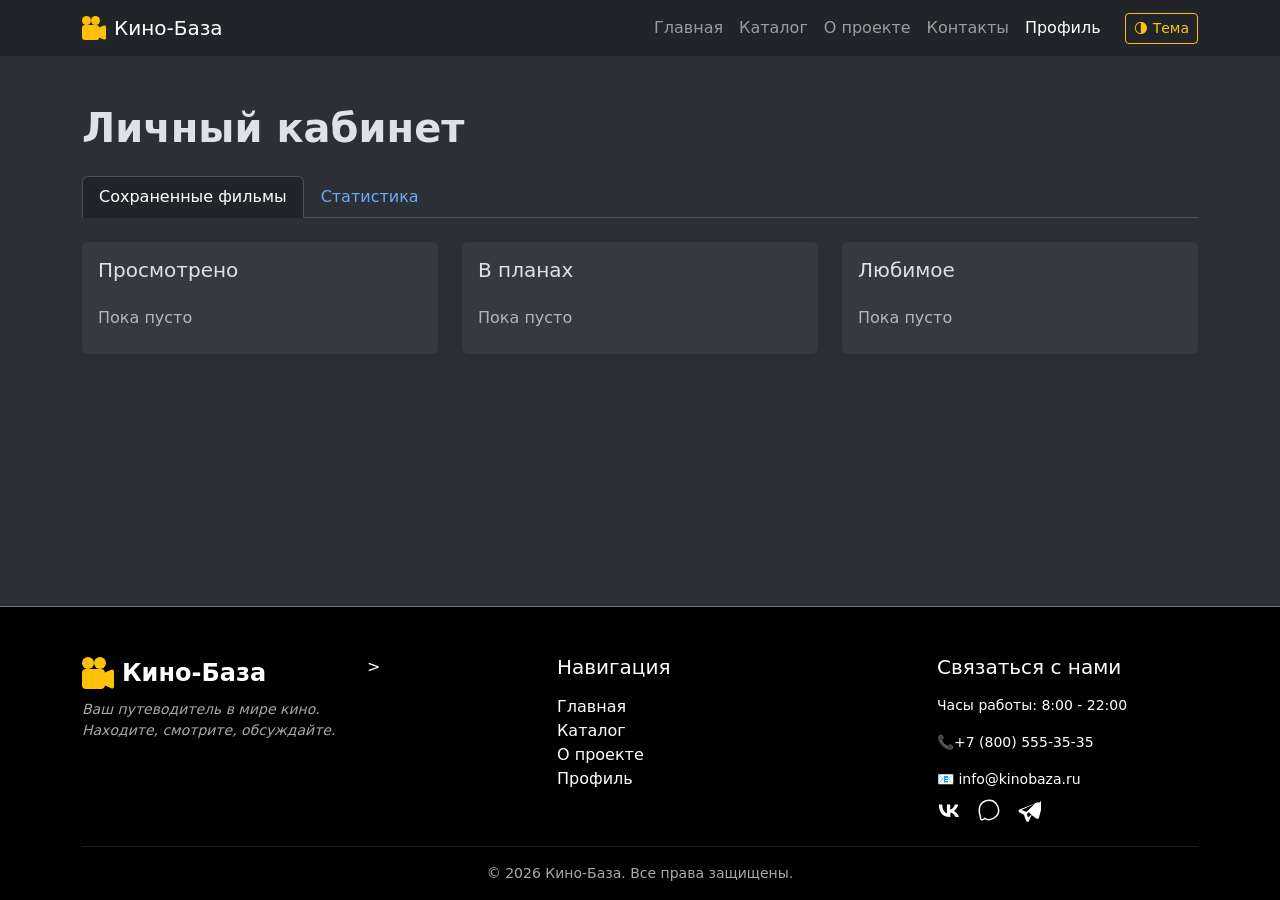
<file: profile.html>
<!DOCTYPE html>
<html lang="ru" data-bs-theme="dark">
<head>
    <meta charset="UTF-8">
    <meta name="viewport" content="width=device-width, initial-scale=1.0">
    <title>Личный кабинет – Кино-База</title>
    <link rel="stylesheet" href="vendor/bootstrap/css/bootstrap.min.css">
    <link rel="stylesheet" href="css/custom.css">
</head>
<body class="bg-body-tertiary">
    <main class="container my-5">
        <h1 class="display-6 fw-bold mb-4">Личный кабинет</h1>
        
        <!-- Вкладки -->
        <ul class="nav nav-tabs mb-4" id="profileTabs" role="tablist">
            <li class="nav-item" role="presentation">
                <button class="nav-link active" id="saved-tab" data-bs-toggle="tab" data-bs-target="#saved" type="button" role="tab">Сохраненные фильмы</button>
            </li>
            <li class="nav-item" role="presentation">
                <button class="nav-link" id="stats-tab" data-bs-toggle="tab" data-bs-target="#stats" type="button" role="tab">Статистика</button>
            </li>
        </ul>

        <div class="tab-content" id="profileTabsContent">
            <!-- Вкладка 1: Сохраненные фильмы -->
            <div class="tab-pane fade show active" id="saved" role="tabpanel">
                <div class="row g-4">
                    <!-- Категории -->
                    <div class="col-md-4">
                        <div class="card bg-body-secondary border-0 shadow-sm p-3 mb-3">
                            <h5 class="mb-3">Просмотрено</h5>
                            <ul class="list-group list-group-flush" id="watchedList"></ul>
                        </div>
                    </div>
                    <div class="col-md-4">
                        <div class="card bg-body-secondary border-0 shadow-sm p-3 mb-3">
                            <h5 class="mb-3">В планах</h5>
                            <ul class="list-group list-group-flush" id="plannedList"></ul>
                        </div>
                    </div>
                    <div class="col-md-4">
                        <div class="card bg-body-secondary border-0 shadow-sm p-3 mb-3">
                            <h5 class="mb-3">Любимое</h5>
                            <ul class="list-group list-group-flush" id="favoriteList"></ul>
                        </div>
                    </div>
                </div>
            </div>

            <!-- Вкладка 2: Статистика -->
            <div class="tab-pane fade" id="stats" role="tabpanel">
                <div class="row g-4">
                    <div class="col-md-6">
                        <div class="card bg-body-secondary border-0 shadow-sm p-4 text-center">
                            <h5 class="text-muted mb-2">Всего просмотрено</h5>
                            <h2 class="display-4 fw-bold text-warning" id="totalWatched">0</h2>
                        </div>
                    </div>
                    <div class="col-md-6">
                        <div class="card bg-body-secondary border-0 shadow-sm p-4">
                            <h5 class="text-muted mb-3">Любимые жанры</h5>
                            <div id="genreStats"></div>
                        </div>
                    </div>
                </div>
            </div>
        </div>
    </main>

    <script src="vendor/bootstrap/js/bootstrap.bundle.min.js"></script>
    <script src="js/data.js"></script>
    <script src="js/layout.js"></script>
    <script src="js/profile.js"></script>
    <script src="js/scroll.js"></script> 
</body>
</html>
</file>
<file: css/custom.css>
body {
    min-height: 100vh;
    display: flex;
    flex-direction: column;
}

/* Плавная смена темы */
body.theme-transition,
body.theme-transition * {
    transition: background-color 0.5s ease, color 0.5s ease, border-color 0.5s ease !important;
}

/* Прижимаем футер к низу */
main, section {
    flex: 1 0 auto;
}

/* Плавное увеличение карточек */
.card {
    transition: transform 0.2s ease, box-shadow 0.2s ease;
}
.card:hover {
    transform: translateY(-5px);
    box-shadow: 0 .5rem 1rem rgba(0,0,0,.15)!important;
}

/* Красивые ссылки в футере */
.text-muted-hover:hover {
    color: #fff !important;
    text-decoration: underline !important;
}

#scrollTopBtn {
    position: fixed;
    bottom: 30px;
    right: 30px;
    width: 50px;
    height: 50px;
    padding: 0;
    display: none;
    align-items: center;
    justify-content: center;
    opacity: 0;
    transform: translateY(20px);
    transition: all 0.3s ease;
}

#scrollTopBtn.show {
    display: flex;
    opacity: 1;
    transform: translateY(0);
}
</file>
